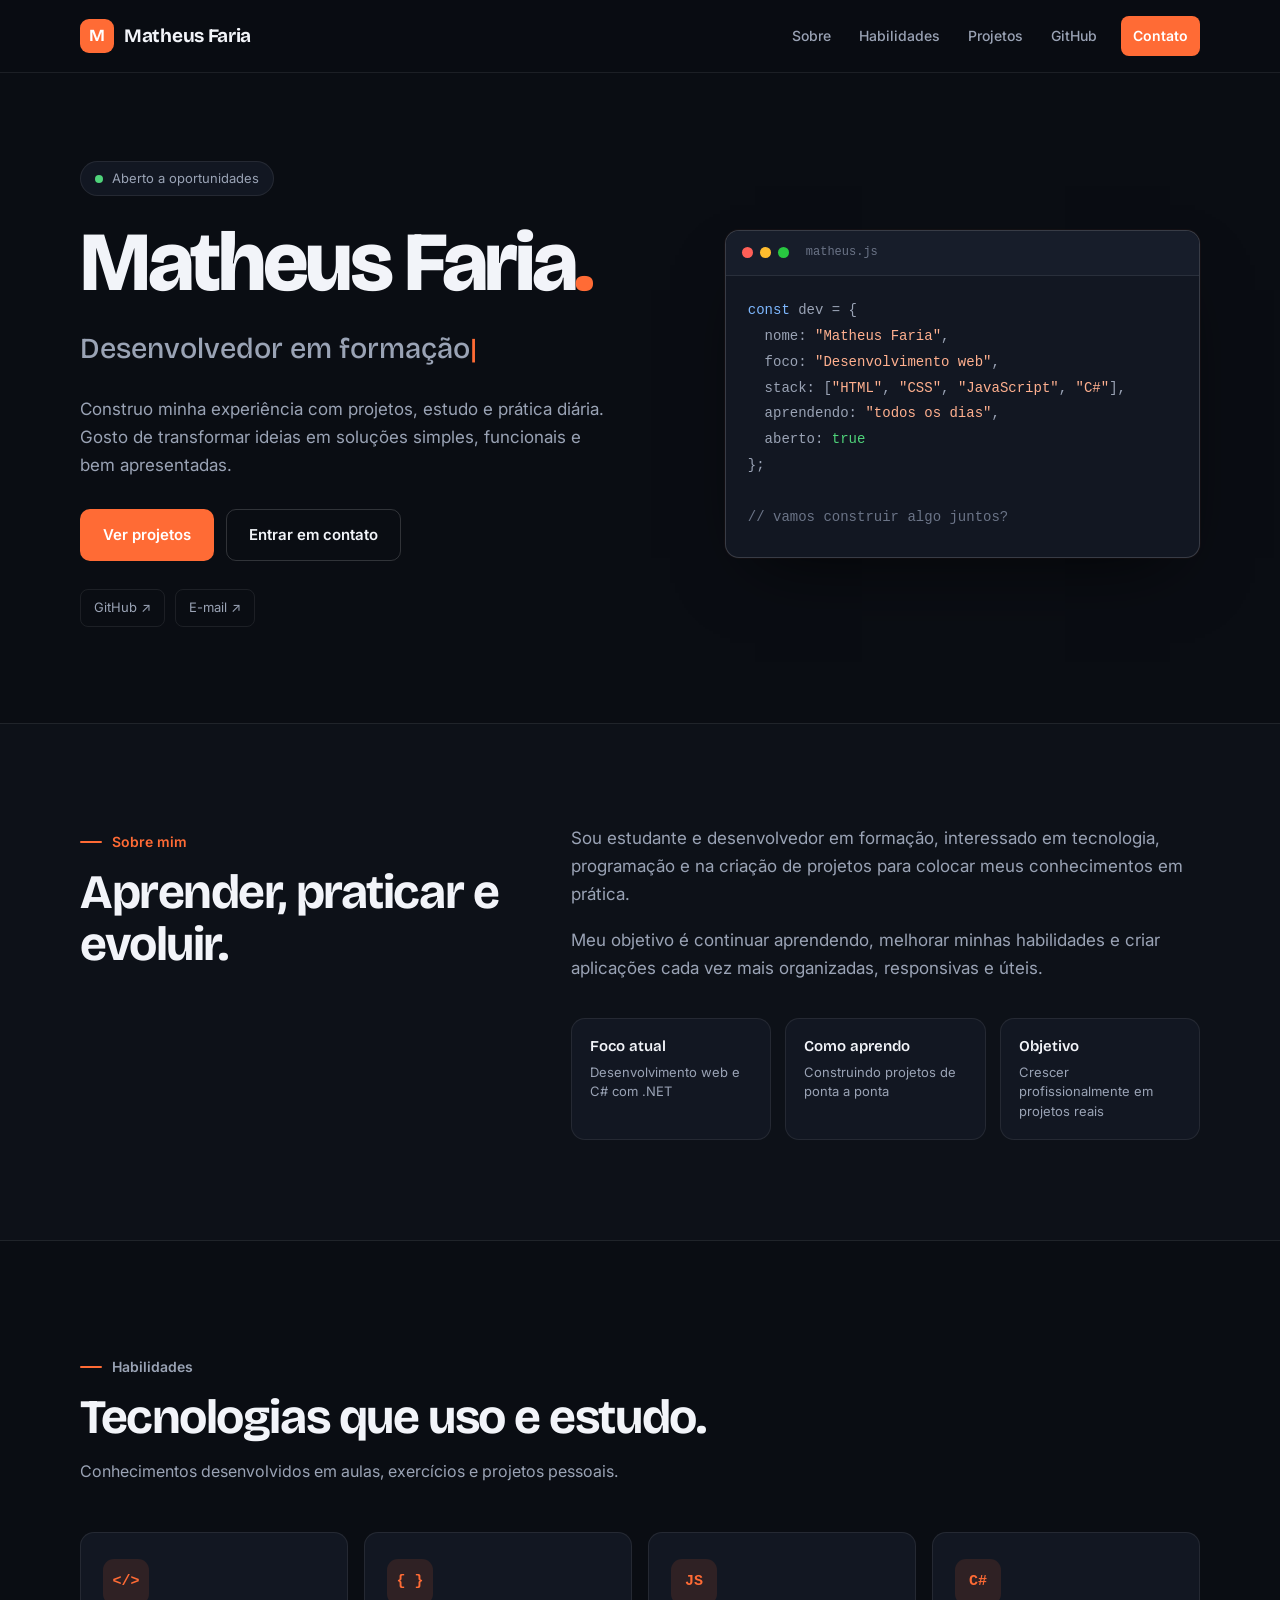
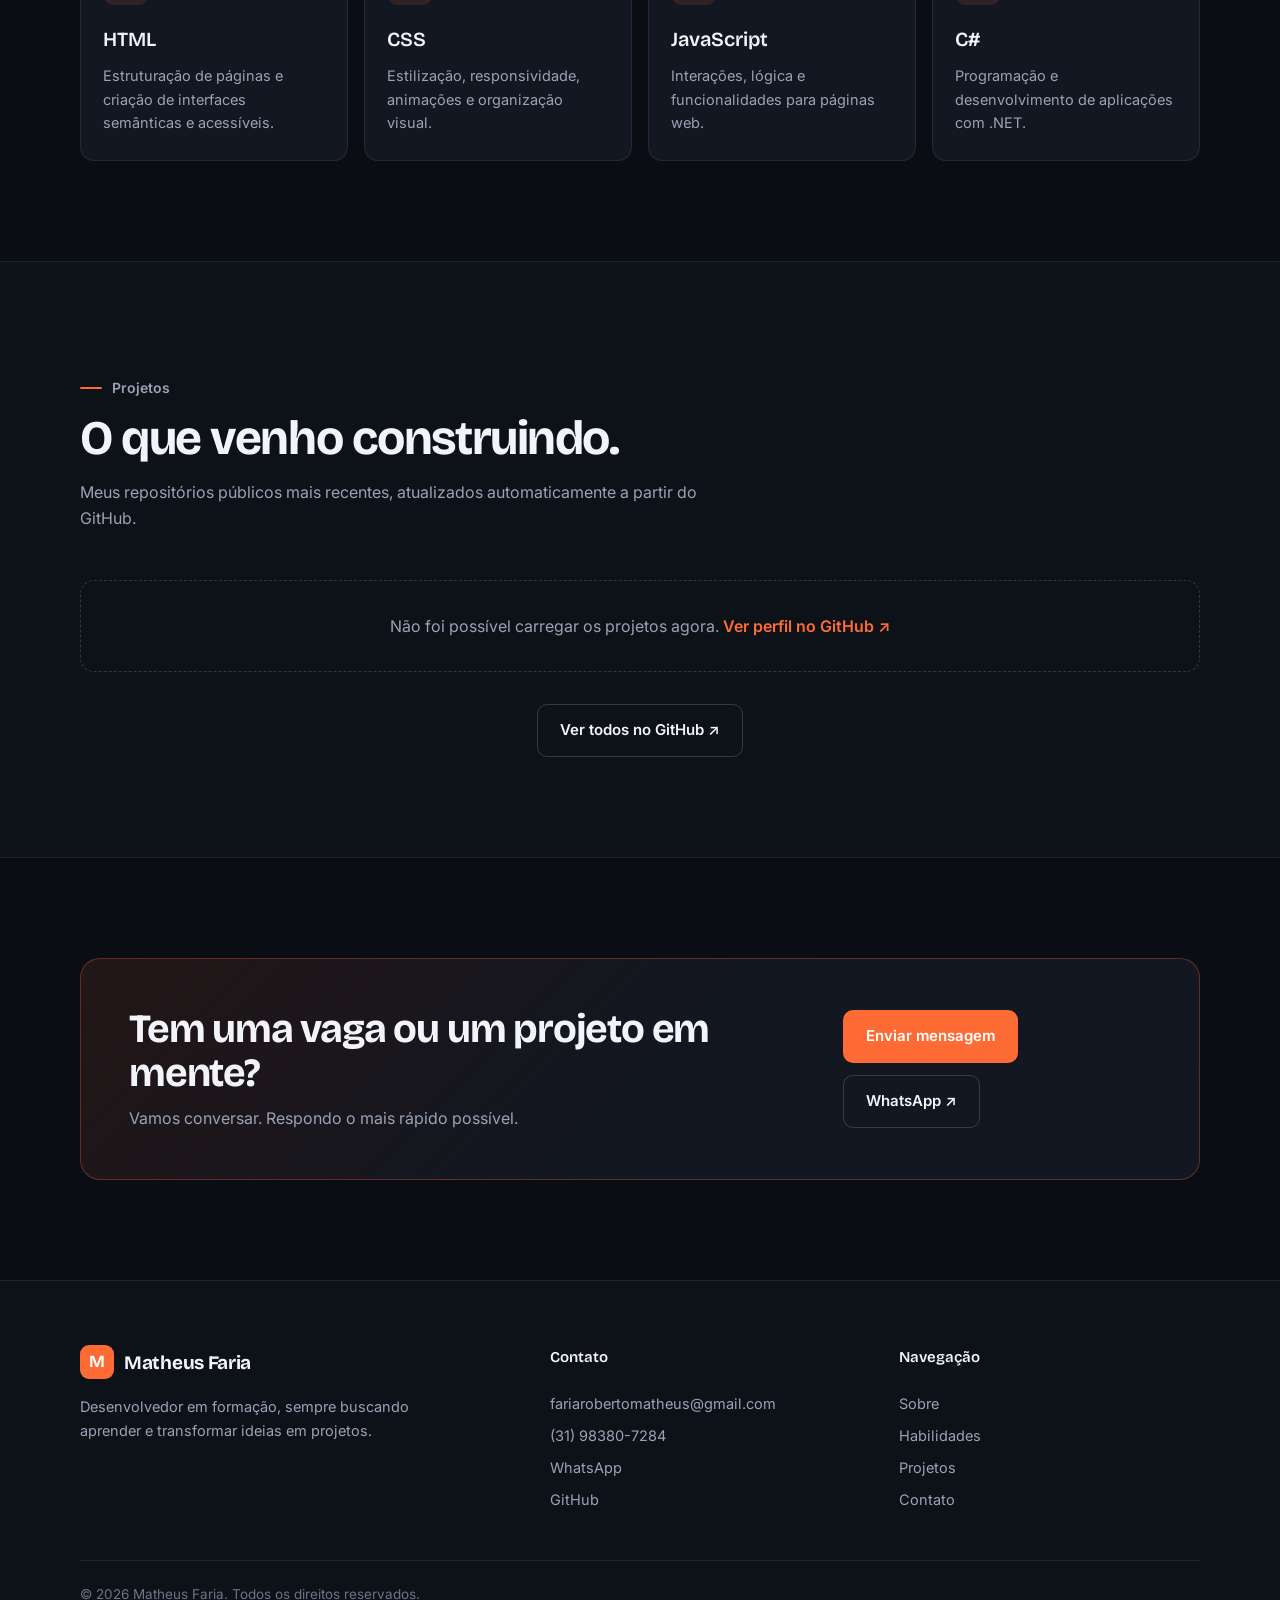
<file: index.html>
<!DOCTYPE html>
<html lang="pt-BR">
<head>
  <meta charset="UTF-8">
  <meta name="viewport" content="width=device-width, initial-scale=1.0">
  <title>Matheus Faria | Desenvolvedor em formação — Portfólio</title>
  <meta name="description" content="Portfólio de Matheus Faria, desenvolvedor em formação com projetos em HTML, CSS, JavaScript e C#. Veja meus trabalhos e entre em contato.">
  <meta name="author" content="Matheus Faria">
  <meta name="theme-color" content="#0a0d13">
  <meta name="color-scheme" content="dark">
  <meta property="og:type" content="website">
  <meta property="og:locale" content="pt_BR">
  <meta property="og:title" content="Matheus Faria | Desenvolvedor em formação">
  <meta property="og:description" content="Projetos, habilidades e contato de Matheus Faria. HTML, CSS, JavaScript e C#.">
  <meta name="twitter:card" content="summary">

  <link rel="icon" href="data:image/svg+xml,%3Csvg xmlns='http://www.w3.org/2000/svg' viewBox='0 0 64 64'%3E%3Crect width='64' height='64' rx='14' fill='%23ff6b35'/%3E%3Ctext x='32' y='44' font-family='Arial' font-size='36' font-weight='800' text-anchor='middle' fill='white'%3EM%3C/text%3E%3C/svg%3E">

  <link rel="preconnect" href="https://fonts.googleapis.com">
  <link rel="preconnect" href="https://fonts.gstatic.com" crossorigin>
  <link href="https://fonts.googleapis.com/css2?family=Bricolage+Grotesque:opsz,wght@12..96,500;12..96,600;12..96,700;12..96,800&family=Inter:wght@400;500;600&display=swap" rel="stylesheet">
  <link rel="stylesheet" href="style.css">

  <script type="application/ld+json">
  {
    "@context": "https://schema.org",
    "@type": "Person",
    "name": "Matheus Faria",
    "jobTitle": "Desenvolvedor em formação",
    "email": "mailto:fariarobertomatheus@gmail.com",
    "telephone": "+55-31-98380-7284",
    "sameAs": ["https://github.com/Faria07022008"]
  }
  </script>
</head>
<body>
  <a class="skip-link" href="#conteudo">Pular para o conteúdo</a>

  <header class="header">
    <nav class="nav container" aria-label="Navegação principal">
      <a class="logo" href="index.html" aria-label="Matheus Faria — início">
        <span>M</span>
        Matheus Faria
      </a>
      <button class="menu-toggle" type="button" aria-label="Abrir menu" aria-expanded="false" aria-controls="menu">
        <span></span><span></span><span></span>
      </button>
      <div class="nav-links" id="menu">
        <a href="#sobre">Sobre</a>
        <a href="#habilidades">Habilidades</a>
        <a href="#projetos">Projetos</a>
        <a href="https://github.com/Faria07022008" target="_blank" rel="noopener noreferrer">GitHub</a>
        <a class="nav-cta" href="contato.html">Contato</a>
      </div>
    </nav>
  </header>

  <main id="conteudo">
    <section class="hero container">
      <div class="hero-copy">
        <span class="status"><i></i> Aberto a oportunidades</span>
        <h1>Matheus Faria<em>.</em></h1>
        <p class="hero-role" aria-live="off">
          <span id="typing" data-words="Desenvolvedor em formação|Foco em desenvolvimento web|Programação em C# e .NET">Desenvolvedor em formação</span><span class="typing-cursor" aria-hidden="true">|</span>
        </p>
        <p class="hero-description">
          Construo minha experiência com projetos, estudo e prática diária.
          Gosto de transformar ideias em soluções simples, funcionais e bem apresentadas.
        </p>
        <div class="hero-buttons">
          <a class="btn primary" href="#projetos">Ver projetos</a>
          <a class="btn secondary" href="contato.html">Entrar em contato</a>
        </div>
        <div class="socials">
          <a href="https://github.com/Faria07022008" target="_blank" rel="noopener noreferrer">GitHub ↗</a>
          <a href="mailto:fariarobertomatheus@gmail.com">E-mail ↗</a>
        </div>
      </div>

      <div class="hero-visual" aria-hidden="true">
        <div class="editor">
          <div class="editor-bar"><i></i><i></i><i></i><span>matheus.js</span></div>
<pre><span class="k">const</span> dev = {
  nome: <span class="s">"Matheus Faria"</span>,
  foco: <span class="s">"Desenvolvimento web"</span>,
  stack: [<span class="s">"HTML"</span>, <span class="s">"CSS"</span>, <span class="s">"JavaScript"</span>, <span class="s">"C#"</span>],
  aprendendo: <span class="s">"todos os dias"</span>,
  aberto: <span class="ok">true</span>
};

<span class="p">// vamos construir algo juntos?</span></pre>
        </div>
      </div>
    </section>

    <section class="section alt" id="sobre">
      <div class="container about-grid">
        <div class="reveal">
          <p class="section-label">Sobre mim</p>
          <h2 class="section-title">Aprender, praticar e evoluir.</h2>
        </div>
        <div class="about-copy reveal">
          <p>
            Sou estudante e desenvolvedor em formação, interessado em tecnologia,
            programação e na criação de projetos para colocar meus conhecimentos em prática.
          </p>
          <p>
            Meu objetivo é continuar aprendendo, melhorar minhas habilidades e criar
            aplicações cada vez mais organizadas, responsivas e úteis.
          </p>
          <div class="facts">
            <div class="fact">
              <strong>Foco atual</strong>
              <span>Desenvolvimento web e C# com .NET</span>
            </div>
            <div class="fact">
              <strong>Como aprendo</strong>
              <span>Construindo projetos de ponta a ponta</span>
            </div>
            <div class="fact">
              <strong>Objetivo</strong>
              <span>Crescer profissionalmente em projetos reais</span>
            </div>
          </div>
        </div>
      </div>
    </section>

    <section class="section" id="habilidades">
      <div class="container">
        <div class="section-head reveal">
          <p class="section-label">Habilidades</p>
          <h2 class="section-title">Tecnologias que uso e estudo.</h2>
          <p>Conhecimentos desenvolvidos em aulas, exercícios e projetos pessoais.</p>
        </div>
        <div class="skill-grid">
          <article class="skill-card reveal">
            <div class="skill-icon" aria-hidden="true">&lt;/&gt;</div>
            <h3>HTML</h3>
            <p>Estruturação de páginas e criação de interfaces semânticas e acessíveis.</p>
          </article>
          <article class="skill-card reveal">
            <div class="skill-icon" aria-hidden="true">{ }</div>
            <h3>CSS</h3>
            <p>Estilização, responsividade, animações e organização visual.</p>
          </article>
          <article class="skill-card reveal">
            <div class="skill-icon" aria-hidden="true">JS</div>
            <h3>JavaScript</h3>
            <p>Interações, lógica e funcionalidades para páginas web.</p>
          </article>
          <article class="skill-card reveal">
            <div class="skill-icon" aria-hidden="true">C#</div>
            <h3>C#</h3>
            <p>Programação e desenvolvimento de aplicações com .NET.</p>
          </article>
        </div>
      </div>
    </section>

    <section class="section alt" id="projetos">
      <div class="container">
        <div class="section-head reveal">
          <p class="section-label">Projetos</p>
          <h2 class="section-title">O que venho construindo.</h2>
          <p>Meus repositórios públicos mais recentes, atualizados automaticamente a partir do GitHub.</p>
        </div>
        <div class="project-grid" id="project-grid" aria-live="polite">
          <div class="project-card skeleton" aria-hidden="true"></div>
          <div class="project-card skeleton" aria-hidden="true"></div>
          <div class="project-card skeleton" aria-hidden="true"></div>
        </div>
        <div class="projects-more">
          <a class="btn secondary" href="https://github.com/Faria07022008?tab=repositories" target="_blank" rel="noopener noreferrer">Ver todos no GitHub ↗</a>
        </div>
      </div>
    </section>

    <section class="section">
      <div class="container">
        <div class="contact-box reveal">
          <div>
            <h2>Tem uma vaga ou um projeto em mente?</h2>
            <p>Vamos conversar. Respondo o mais rápido possível.</p>
          </div>
          <div class="contact-actions">
            <a class="btn primary" href="contato.html">Enviar mensagem</a>
            <a class="btn secondary" href="https://wa.me/5531983807284" target="_blank" rel="noopener noreferrer">WhatsApp ↗</a>
          </div>
        </div>
      </div>
    </section>
  </main>

  <footer class="footer">
    <div class="container footer-main">
      <div class="footer-brand">
        <a class="logo" href="index.html"><span>M</span> Matheus Faria</a>
        <p>Desenvolvedor em formação, sempre buscando aprender e transformar ideias em projetos.</p>
      </div>
      <div class="footer-contact">
        <h3>Contato</h3>
        <a href="mailto:fariarobertomatheus@gmail.com">fariarobertomatheus@gmail.com</a>
        <a href="tel:+5531983807284">(31) 98380-7284</a>
        <a href="https://wa.me/5531983807284" target="_blank" rel="noopener noreferrer">WhatsApp</a>
        <a href="https://github.com/Faria07022008" target="_blank" rel="noopener noreferrer">GitHub</a>
      </div>
      <div class="footer-navigation">
        <h3>Navegação</h3>
        <a href="#sobre">Sobre</a>
        <a href="#habilidades">Habilidades</a>
        <a href="#projetos">Projetos</a>
        <a href="contato.html">Contato</a>
      </div>
    </div>
    <div class="container footer-bottom">
      <span>© <span id="year">2026</span> Matheus Faria. Todos os direitos reservados.</span>
    </div>
  </footer>

  <script src="script.js" defer></script>
</body>
</html>
</file>
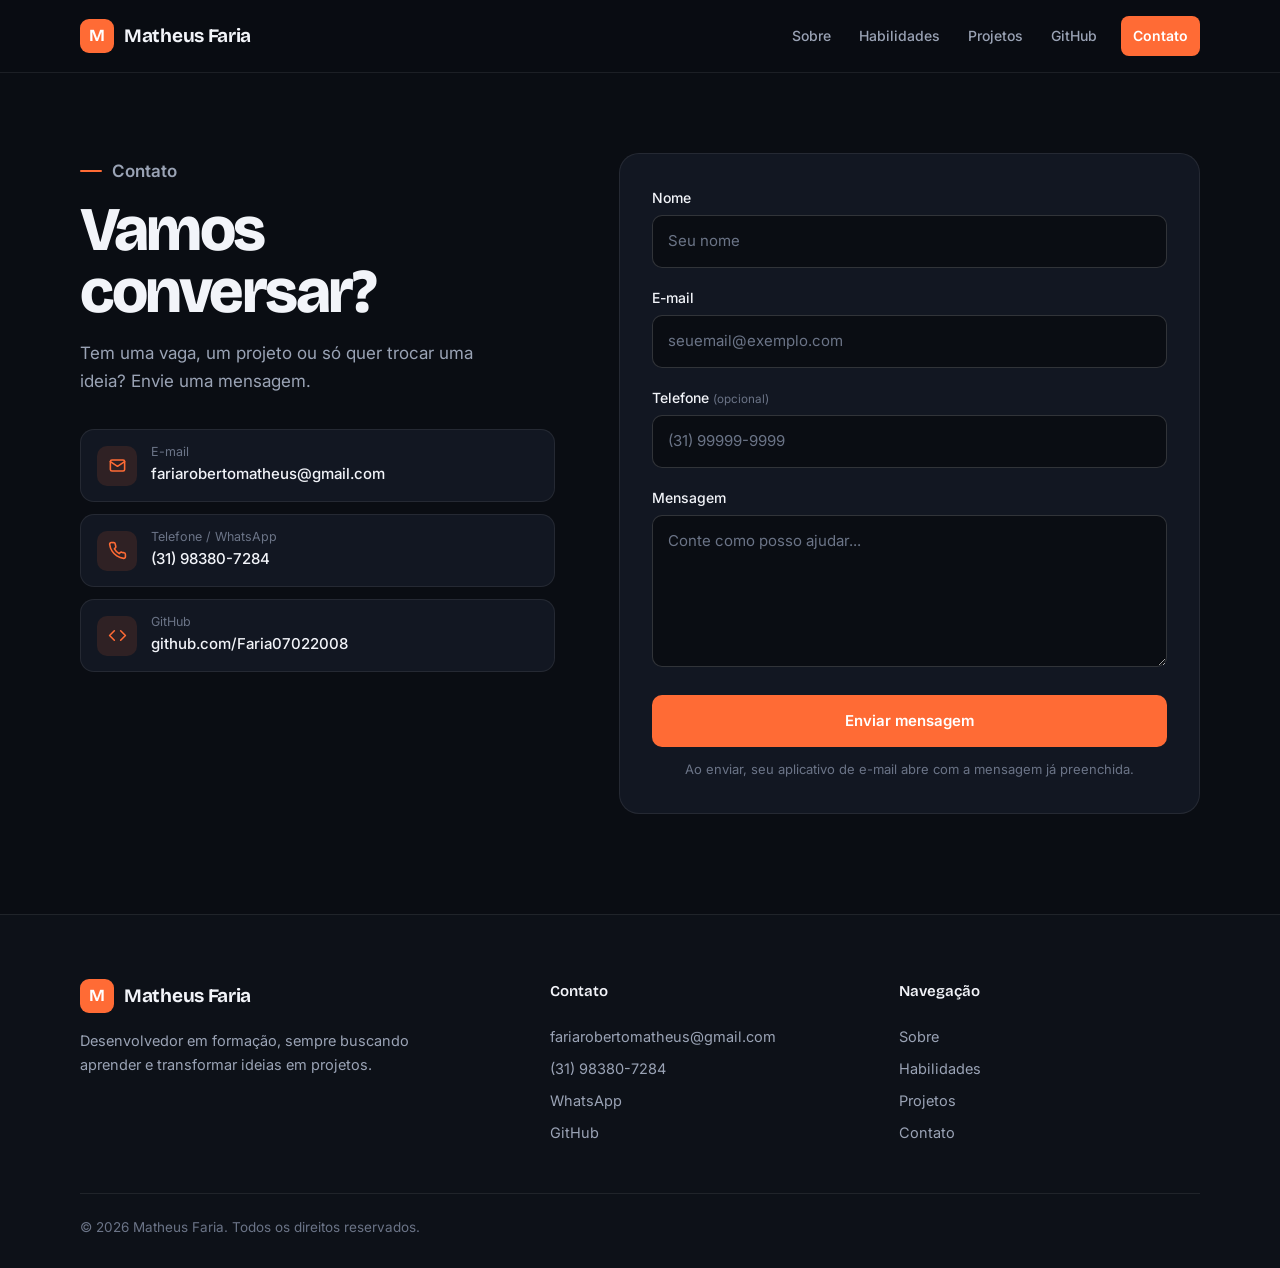
<file: contato.html>
<!DOCTYPE html>
<html lang="pt-BR">
<head>
  <meta charset="UTF-8">
  <meta name="viewport" content="width=device-width, initial-scale=1.0">
  <title>Contato | Matheus Faria</title>
  <meta name="description" content="Entre em contato com Matheus Faria, desenvolvedor em formação. Envie uma mensagem por e-mail, telefone ou WhatsApp.">
  <meta name="author" content="Matheus Faria">
  <meta name="theme-color" content="#0a0d13">
  <meta name="color-scheme" content="dark">
  <meta property="og:type" content="website">
  <meta property="og:locale" content="pt_BR">
  <meta property="og:title" content="Contato | Matheus Faria">
  <meta property="og:description" content="Vamos conversar? Envie uma mensagem para Matheus Faria.">

  <link rel="icon" href="data:image/svg+xml,%3Csvg xmlns='http://www.w3.org/2000/svg' viewBox='0 0 64 64'%3E%3Crect width='64' height='64' rx='14' fill='%23ff6b35'/%3E%3Ctext x='32' y='44' font-family='Arial' font-size='36' font-weight='800' text-anchor='middle' fill='white'%3EM%3C/text%3E%3C/svg%3E">

  <link rel="preconnect" href="https://fonts.googleapis.com">
  <link rel="preconnect" href="https://fonts.gstatic.com" crossorigin>
  <link href="https://fonts.googleapis.com/css2?family=Bricolage+Grotesque:opsz,wght@12..96,500;12..96,600;12..96,700;12..96,800&family=Inter:wght@400;500;600&display=swap" rel="stylesheet">
  <link rel="stylesheet" href="style.css">
</head>
<body>
  <a class="skip-link" href="#conteudo">Pular para o conteúdo</a>

  <header class="header">
    <nav class="nav container" aria-label="Navegação principal">
      <a class="logo" href="index.html" aria-label="Matheus Faria — início">
        <span>M</span>
        Matheus Faria
      </a>
      <button class="menu-toggle" type="button" aria-label="Abrir menu" aria-expanded="false" aria-controls="menu">
        <span></span><span></span><span></span>
      </button>
      <div class="nav-links" id="menu">
        <a href="index.html#sobre">Sobre</a>
        <a href="index.html#habilidades">Habilidades</a>
        <a href="index.html#projetos">Projetos</a>
        <a href="https://github.com/Faria07022008" target="_blank" rel="noopener noreferrer">GitHub</a>
        <a class="nav-cta" href="contato.html" aria-current="page">Contato</a>
      </div>
    </nav>
  </header>

  <main id="conteudo">
    <section class="contact-page container">
      <div class="contact-intro reveal">
        <p class="section-label">Contato</p>
        <h1>Vamos conversar?</h1>
        <p>Tem uma vaga, um projeto ou só quer trocar uma ideia? Envie uma mensagem.</p>

        <div class="contact-details">
          <div class="detail">
            <span aria-hidden="true">
              <svg viewBox="0 0 24 24" fill="none" stroke="currentColor" stroke-width="2" stroke-linecap="round" stroke-linejoin="round"><rect x="3" y="5" width="18" height="14" rx="2"/><path d="m3 7 9 6 9-6"/></svg>
            </span>
            <div><small>E-mail</small><a href="mailto:fariarobertomatheus@gmail.com">fariarobertomatheus@gmail.com</a></div>
          </div>
          <div class="detail">
            <span aria-hidden="true">
              <svg viewBox="0 0 24 24" fill="none" stroke="currentColor" stroke-width="2" stroke-linecap="round" stroke-linejoin="round"><path d="M22 16.9v3a2 2 0 0 1-2.2 2 19.8 19.8 0 0 1-8.6-3.1 19.5 19.5 0 0 1-6-6A19.8 19.8 0 0 1 2.1 4.2 2 2 0 0 1 4.1 2h3a2 2 0 0 1 2 1.7c.1 1 .4 1.9.7 2.8a2 2 0 0 1-.5 2.1L8.1 9.9a16 16 0 0 0 6 6l1.3-1.3a2 2 0 0 1 2.1-.4c.9.3 1.8.6 2.8.7a2 2 0 0 1 1.7 2z"/></svg>
            </span>
            <div><small>Telefone / WhatsApp</small><a href="https://wa.me/5531983807284" target="_blank" rel="noopener noreferrer">(31) 98380-7284</a></div>
          </div>
          <div class="detail">
            <span aria-hidden="true">
              <svg viewBox="0 0 24 24" fill="none" stroke="currentColor" stroke-width="2" stroke-linecap="round" stroke-linejoin="round"><path d="m16 18 6-6-6-6"/><path d="m8 6-6 6 6 6"/></svg>
            </span>
            <div><small>GitHub</small><a href="https://github.com/Faria07022008" target="_blank" rel="noopener noreferrer">github.com/Faria07022008</a></div>
          </div>
        </div>
      </div>

      <div class="form-card reveal">
        <form id="contact-form" novalidate>
          <label for="nome">Nome</label>
          <input id="nome" name="nome" type="text" placeholder="Seu nome" autocomplete="name" required>

          <label for="email">E-mail</label>
          <input id="email" name="email" type="email" placeholder="seuemail@exemplo.com" autocomplete="email" required>

          <label for="telefone">Telefone <small>(opcional)</small></label>
          <input id="telefone" name="telefone" type="tel" placeholder="(31) 99999-9999" autocomplete="tel">

          <label for="mensagem">Mensagem</label>
          <textarea id="mensagem" name="mensagem" rows="5" placeholder="Conte como posso ajudar..." required></textarea>

          <button class="btn primary submit-btn" type="submit">Enviar mensagem</button>
          <p class="form-note" id="form-note">Ao enviar, seu aplicativo de e-mail abre com a mensagem já preenchida.</p>
        </form>
      </div>
    </section>
  </main>

  <footer class="footer">
    <div class="container footer-main">
      <div class="footer-brand">
        <a class="logo" href="index.html"><span>M</span> Matheus Faria</a>
        <p>Desenvolvedor em formação, sempre buscando aprender e transformar ideias em projetos.</p>
      </div>
      <div class="footer-contact">
        <h3>Contato</h3>
        <a href="mailto:fariarobertomatheus@gmail.com">fariarobertomatheus@gmail.com</a>
        <a href="tel:+5531983807284">(31) 98380-7284</a>
        <a href="https://wa.me/5531983807284" target="_blank" rel="noopener noreferrer">WhatsApp</a>
        <a href="https://github.com/Faria07022008" target="_blank" rel="noopener noreferrer">GitHub</a>
      </div>
      <div class="footer-navigation">
        <h3>Navegação</h3>
        <a href="index.html#sobre">Sobre</a>
        <a href="index.html#habilidades">Habilidades</a>
        <a href="index.html#projetos">Projetos</a>
        <a href="contato.html">Contato</a>
      </div>
    </div>
    <div class="container footer-bottom">
      <span>© <span id="year">2026</span> Matheus Faria. Todos os direitos reservados.</span>
    </div>
  </footer>

  <script src="script.js" defer></script>
</body>
</html>
</file>
<file: style.css>
*,
*::before,
*::after {
  margin: 0;
  padding: 0;
  box-sizing: border-box;
}

:root {
  --bg: #0a0d13;
  --bg-alt: #0d1118;
  --surface: #121722;
  --surface-2: #171d2a;
  --text: #f2f4f9;
  --muted: #9aa3b5;
  --faint: #6b7487;
  --accent: #ff6b35;
  --accent-soft: rgba(255, 107, 53, 0.12);
  --accent-hover: #ff8456;
  --green: #4fd37a;
  --border: rgba(255, 255, 255, 0.08);
  --border-strong: rgba(255, 255, 255, 0.16);
  --radius: 14px;
  --radius-sm: 8px;
  --max: 1120px;
  --font-display: "Bricolage Grotesque", "Inter", system-ui, sans-serif;
  --font-body: "Inter", system-ui, -apple-system, "Segoe UI", sans-serif;
  --font-mono: ui-monospace, "SF Mono", "JetBrains Mono", Menlo, Consolas, monospace;
}

html {
  scroll-behavior: smooth;
  scroll-padding-top: 90px;
  -webkit-text-size-adjust: 100%;
}

body {
  min-height: 100vh;
  font-family: var(--font-body);
  background: var(--bg);
  color: var(--text);
  line-height: 1.65;
  overflow-x: hidden;
  -webkit-font-smoothing: antialiased;
}

a {
  color: inherit;
  text-decoration: none;
}

img {
  max-width: 100%;
  display: block;
}

button,
input,
textarea {
  font: inherit;
  color: inherit;
}

:focus-visible {
  outline: 2px solid var(--accent);
  outline-offset: 3px;
  border-radius: 6px;
}

.container {
  width: min(var(--max), calc(100% - 40px));
  margin: 0 auto;
}

.skip-link {
  position: absolute;
  left: 16px;
  top: -60px;
  z-index: 100;
  padding: 10px 16px;
  background: var(--accent);
  color: #fff;
  border-radius: var(--radius-sm);
  font-weight: 600;
  transition: top 0.2s;
}

.skip-link:focus {
  top: 12px;
}

.header {
  position: sticky;
  top: 0;
  z-index: 50;
  background: rgba(10, 13, 19, 0.82);
  backdrop-filter: blur(14px);
  -webkit-backdrop-filter: blur(14px);
  border-bottom: 1px solid var(--border);
}

.nav {
  min-height: 72px;
  display: flex;
  align-items: center;
  gap: 28px;
}

.logo {
  display: flex;
  align-items: center;
  margin-right: auto;
  font-family: var(--font-display);
  font-size: 19px;
  font-weight: 700;
  letter-spacing: -0.3px;
  white-space: nowrap;
}

.logo span {
  width: 34px;
  height: 34px;
  display: grid;
  place-items: center;
  margin-right: 10px;
  border-radius: 9px;
  background: var(--accent);
  color: #fff;
  font-size: 17px;
}

.nav-links {
  display: flex;
  align-items: center;
  gap: 4px;
  font-size: 14px;
  font-weight: 500;
}

.nav-links a {
  padding: 8px 12px;
  border-radius: 8px;
  color: var(--muted);
  transition: color 0.2s, background 0.2s;
}

.nav-links a:hover,
.nav-links a.active {
  color: var(--text);
  background: var(--surface);
}

.nav-links a.nav-cta {
  margin-left: 8px;
  color: #fff;
  background: var(--accent);
  font-weight: 600;
}

.nav-links a.nav-cta:hover {
  background: var(--accent-hover);
}

.menu-toggle {
  display: none;
  width: 42px;
  height: 42px;
  align-items: center;
  justify-content: center;
  flex-direction: column;
  gap: 5px;
  margin-left: auto;
  border: 1px solid var(--border);
  border-radius: 10px;
  background: var(--surface);
  cursor: pointer;
}

.menu-toggle span {
  display: block;
  width: 20px;
  height: 2px;
  border-radius: 2px;
  background: currentColor;
  transition: transform 0.25s ease, opacity 0.2s ease;
}

.menu-toggle.open span:nth-child(1) {
  transform: translateY(7px) rotate(45deg);
}

.menu-toggle.open span:nth-child(2) {
  opacity: 0;
}

.menu-toggle.open span:nth-child(3) {
  transform: translateY(-7px) rotate(-45deg);
}

.btn {
  display: inline-flex;
  align-items: center;
  justify-content: center;
  gap: 8px;
  padding: 13px 22px;
  border: 1px solid transparent;
  border-radius: 10px;
  font-weight: 600;
  font-size: 15px;
  cursor: pointer;
  transition: background 0.2s, border-color 0.2s, color 0.2s, transform 0.2s;
}

.btn.primary {
  background: var(--accent);
  color: #fff;
}

.btn.primary:hover {
  background: var(--accent-hover);
  transform: translateY(-1px);
}

.btn.secondary {
  border-color: var(--border-strong);
  background: transparent;
}

.btn.secondary:hover {
  border-color: var(--accent);
  color: var(--accent);
}

.hero {
  display: grid;
  grid-template-columns: minmax(0, 1.1fr) minmax(0, 0.9fr);
  align-items: center;
  gap: 64px;
  padding: 88px 0 96px;
}

.status {
  display: inline-flex;
  align-items: center;
  gap: 9px;
  margin-bottom: 26px;
  padding: 6px 14px;
  border: 1px solid var(--border);
  border-radius: 100px;
  background: var(--surface);
  color: var(--muted);
  font-size: 13px;
}

.status i {
  width: 8px;
  height: 8px;
  border-radius: 50%;
  background: var(--green);
  box-shadow: 0 0 0 0 rgba(79, 211, 122, 0.6);
  animation: pulse 2.4s ease-out infinite;
}

.hero h1 {
  font-family: var(--font-display);
  font-size: clamp(46px, 7vw, 84px);
  font-weight: 800;
  line-height: 0.98;
  letter-spacing: -0.04em;
}

.hero h1 em {
  font-style: normal;
  color: var(--accent);
}

.hero-role {
  margin-top: 20px;
  min-height: 1.4em;
  font-family: var(--font-display);
  font-size: clamp(21px, 2.8vw, 29px);
  font-weight: 500;
  color: var(--muted);
}

.hero-role strong {
  color: var(--text);
  font-weight: 600;
}

.typing-cursor {
  color: var(--accent);
  animation: blink 0.9s step-end infinite;
}

.hero-description {
  max-width: 540px;
  margin: 22px 0 30px;
  color: var(--muted);
  font-size: 17px;
}

.hero-buttons {
  display: flex;
  flex-wrap: wrap;
  gap: 12px;
}

.socials {
  display: flex;
  flex-wrap: wrap;
  gap: 10px;
  margin-top: 28px;
}

.socials a {
  padding: 7px 13px;
  border: 1px solid var(--border);
  border-radius: 8px;
  color: var(--muted);
  font-size: 13px;
  transition: color 0.2s, border-color 0.2s;
}

.socials a:hover {
  color: var(--accent);
  border-color: var(--accent);
}

.editor {
  border: 1px solid var(--border-strong);
  border-radius: var(--radius);
  background: var(--surface);
  box-shadow: 0 30px 70px -30px rgba(0, 0, 0, 0.7), 0 0 0 1px rgba(255, 107, 53, 0.04);
  overflow: hidden;
  font-family: var(--font-mono);
  font-size: 14px;
}

.editor-bar {
  display: flex;
  align-items: center;
  gap: 7px;
  padding: 12px 16px;
  border-bottom: 1px solid var(--border);
  background: var(--surface-2);
}

.editor-bar i {
  width: 11px;
  height: 11px;
  border-radius: 50%;
  background: #3a4150;
}

.editor-bar i:nth-child(1) { background: #ff5f57; }
.editor-bar i:nth-child(2) { background: #febc2e; }
.editor-bar i:nth-child(3) { background: #28c840; }

.editor-bar span {
  margin-left: 10px;
  color: var(--faint);
  font-size: 12px;
}

.editor pre {
  padding: 22px 22px 26px;
  overflow-x: auto;
  line-height: 1.85;
  color: var(--muted);
}

.editor .k { color: #7eb8ff; }
.editor .s { color: #ffb08f; }
.editor .p { color: var(--faint); }
.editor .ok { color: var(--green); }
.section {
  padding: 100px 0;
}

.section.alt {
  background: var(--bg-alt);
  border-block: 1px solid var(--border);
}

.section-label {
  display: inline-flex;
  align-items: center;
  gap: 10px;
  margin-bottom: 14px;
  color: var(--accent);
  font-size: 14px;
  font-weight: 600;
}

.section-label::before {
  content: "";
  width: 22px;
  height: 2px;
  background: var(--accent);
  border-radius: 2px;
}

.section-title {
  font-family: var(--font-display);
  font-size: clamp(32px, 4.6vw, 48px);
  font-weight: 700;
  line-height: 1.08;
  letter-spacing: -0.03em;
}

.section-head {
  max-width: 640px;
  margin-bottom: 48px;
}

.section-head p {
  margin-top: 14px;
  color: var(--muted);
}

.about-grid {
  display: grid;
  grid-template-columns: 0.8fr 1.2fr;
  gap: 72px;
  align-items: start;
}

.about-copy p {
  color: var(--muted);
  font-size: 17px;
}

.about-copy p + p {
  margin-top: 18px;
}

.facts {
  display: grid;
  grid-template-columns: repeat(3, 1fr);
  gap: 14px;
  margin-top: 36px;
}

.fact {
  padding: 18px;
  border: 1px solid var(--border);
  border-radius: var(--radius);
  background: var(--surface);
}

.fact strong {
  display: block;
  font-family: var(--font-display);
  font-size: 15px;
  font-weight: 600;
  line-height: 1.3;
}

.fact span {
  display: block;
  margin-top: 6px;
  color: var(--muted);
  font-size: 13px;
  line-height: 1.5;
}

.skill-grid {
  display: grid;
  grid-template-columns: repeat(4, 1fr);
  gap: 16px;
}

.skill-card {
  padding: 26px 22px;
  border: 1px solid var(--border);
  border-radius: var(--radius);
  background: var(--surface);
  transition: border-color 0.2s;
}

.skill-card:hover {
  border-color: rgba(255, 107, 53, 0.45);
}

.skill-icon {
  width: 46px;
  height: 46px;
  display: grid;
  place-items: center;
  margin-bottom: 18px;
  border-radius: 11px;
  background: var(--accent-soft);
  color: var(--accent);
  font-family: var(--font-mono);
  font-size: 15px;
  font-weight: 700;
}

.skill-card h3 {
  font-family: var(--font-display);
  font-size: 20px;
  font-weight: 600;
  margin-bottom: 8px;
}

.skill-card p {
  color: var(--muted);
  font-size: 14.5px;
  line-height: 1.6;
}

.project-grid {
  display: grid;
  grid-template-columns: repeat(3, 1fr);
  gap: 16px;
}

.project-card {
  display: flex;
  flex-direction: column;
  gap: 12px;
  padding: 20px;
  border: 1px solid var(--border);
  border-radius: var(--radius);
  background: var(--surface);
  transition: border-color 0.2s, transform 0.2s;
}

.project-card:hover {
  border-color: rgba(255, 107, 53, 0.5);
  transform: translateY(-2px);
}

.project-top {
  display: flex;
  align-items: center;
  justify-content: space-between;
  gap: 10px;
}

.project-icon {
  width: 36px;
  height: 36px;
  display: grid;
  place-items: center;
  border-radius: 9px;
  background: var(--accent-soft);
  color: var(--accent);
}

.project-icon svg {
  width: 18px;
  height: 18px;
}

.project-stars {
  display: inline-flex;
  align-items: center;
  gap: 5px;
  color: var(--faint);
  font-size: 13px;
}

.project-card h3 {
  font-family: var(--font-display);
  font-size: 18px;
  font-weight: 600;
  line-height: 1.25;
  word-break: break-word;
}

.project-card > p {
  display: -webkit-box;
  -webkit-line-clamp: 3;
  -webkit-box-orient: vertical;
  overflow: hidden;
  color: var(--muted);
  font-size: 14px;
  line-height: 1.6;
}

.project-foot {
  display: flex;
  align-items: center;
  justify-content: space-between;
  gap: 10px;
  margin-top: auto;
  padding-top: 14px;
  border-top: 1px solid var(--border);
}

.lang {
  display: inline-flex;
  align-items: center;
  gap: 7px;
  color: var(--muted);
  font-size: 12.5px;
}

.lang i {
  width: 9px;
  height: 9px;
  border-radius: 50%;
  background: var(--lang, var(--faint));
}

.project-links {
  display: flex;
  gap: 6px;
}

.project-links a {
  padding: 5px 11px;
  border: 1px solid var(--border-strong);
  border-radius: 7px;
  color: var(--text);
  font-size: 12.5px;
  font-weight: 500;
  transition: border-color 0.2s, color 0.2s, background 0.2s;
}

.project-links a:hover {
  border-color: var(--accent);
  color: var(--accent);
}

.project-links a.live {
  background: var(--accent);
  border-color: var(--accent);
  color: #fff;
}

.project-links a.live:hover {
  background: var(--accent-hover);
  color: #fff;
}

.project-card.skeleton {
  min-height: 190px;
  background: linear-gradient(100deg, var(--surface) 30%, var(--surface-2) 50%, var(--surface) 70%);
  background-size: 300% 100%;
  animation: shimmer 1.6s linear infinite;
}

.state-card {
  grid-column: 1 / -1;
  padding: 32px;
  border: 1px dashed var(--border-strong);
  border-radius: var(--radius);
  color: var(--muted);
  text-align: center;
}

.state-card a {
  color: var(--accent);
  font-weight: 600;
}

.projects-more {
  margin-top: 32px;
  text-align: center;
}

.contact-box {
  display: flex;
  align-items: center;
  justify-content: space-between;
  gap: 32px;
  padding: 48px;
  border: 1px solid rgba(255, 107, 53, 0.3);
  border-radius: 20px;
  background: linear-gradient(135deg, rgba(255, 107, 53, 0.1), var(--surface) 55%);
}

.contact-box h2 {
  font-family: var(--font-display);
  font-size: clamp(28px, 4vw, 40px);
  font-weight: 700;
  line-height: 1.1;
  letter-spacing: -0.03em;
}

.contact-box p {
  margin-top: 10px;
  color: var(--muted);
}

.contact-actions {
  display: flex;
  flex-wrap: wrap;
  gap: 12px;
}

.contact-page {
  display: grid;
  grid-template-columns: 0.9fr 1.1fr;
  gap: 64px;
  align-items: start;
  padding: 80px 0 100px;
}

.contact-intro h1 {
  font-family: var(--font-display);
  font-size: clamp(38px, 6vw, 62px);
  font-weight: 800;
  line-height: 1;
  letter-spacing: -0.04em;
  margin-bottom: 16px;
}

.contact-intro > p {
  color: var(--muted);
  font-size: 17px;
  max-width: 440px;
}

.contact-details {
  display: grid;
  gap: 12px;
  margin-top: 34px;
}

.detail {
  display: flex;
  align-items: center;
  gap: 14px;
  padding: 14px 16px;
  border: 1px solid var(--border);
  border-radius: var(--radius);
  background: var(--surface);
  transition: border-color 0.2s;
}

.detail:hover {
  border-color: rgba(255, 107, 53, 0.45);
}

.detail > span {
  width: 40px;
  height: 40px;
  flex: none;
  display: grid;
  place-items: center;
  border-radius: 10px;
  background: var(--accent-soft);
  color: var(--accent);
}

.detail svg {
  width: 19px;
  height: 19px;
}

.detail small {
  display: block;
  color: var(--faint);
  font-size: 12.5px;
  line-height: 1.3;
}

.detail a,
.detail strong {
  font-weight: 500;
  font-size: 15px;
  word-break: break-word;
}

.detail a:hover {
  color: var(--accent);
}

.form-card {
  padding: 32px;
  border: 1px solid var(--border);
  border-radius: 20px;
  background: var(--surface);
}

.form-card form {
  display: grid;
  gap: 6px;
}

.form-card label {
  margin-top: 12px;
  font-size: 14px;
  font-weight: 500;
}

.form-card label:first-child {
  margin-top: 0;
}

.form-card label small {
  color: var(--faint);
  font-weight: 400;
}

.form-card input,
.form-card textarea {
  width: 100%;
  padding: 13px 15px;
  border: 1px solid var(--border-strong);
  border-radius: 10px;
  background: var(--bg);
  font-size: 15px;
  transition: border-color 0.2s, box-shadow 0.2s;
}

.form-card input::placeholder,
.form-card textarea::placeholder {
  color: var(--faint);
}

.form-card input:focus,
.form-card textarea:focus {
  outline: none;
  border-color: var(--accent);
  box-shadow: 0 0 0 3px var(--accent-soft);
}

.form-card textarea {
  resize: vertical;
  min-height: 130px;
}

.submit-btn {
  margin-top: 22px;
  width: 100%;
}

.form-note {
  margin-top: 6px;
  color: var(--faint);
  font-size: 13px;
  text-align: center;
}

.footer {
  border-top: 1px solid var(--border);
  background: var(--bg-alt);
}

.footer-main {
  display: grid;
  grid-template-columns: 1.4fr 1fr 1fr;
  gap: 48px;
  padding: 64px 0 48px;
}

.footer-brand p {
  max-width: 340px;
  margin-top: 16px;
  color: var(--muted);
  font-size: 14.5px;
}

.footer h3 {
  margin-bottom: 14px;
  font-family: var(--font-display);
  font-size: 15px;
  font-weight: 600;
}

.footer-contact,
.footer-navigation {
  display: flex;
  flex-direction: column;
  align-items: flex-start;
  gap: 8px;
}

.footer-contact a,
.footer-navigation a {
  color: var(--muted);
  font-size: 14.5px;
  transition: color 0.2s;
}

.footer-contact a:hover,
.footer-navigation a:hover {
  color: var(--accent);
}

.footer-bottom {
  padding: 22px 0 30px;
  border-top: 1px solid var(--border);
  color: var(--faint);
  font-size: 13.5px;
}

.reveal {
  opacity: 0;
  transform: translateY(14px);
  transition: opacity 0.6s ease, transform 0.6s ease;
}

.reveal.visible {
  opacity: 1;
  transform: none;
}

@keyframes blink {
  50% { opacity: 0; }
}

@keyframes pulse {
  70% { box-shadow: 0 0 0 8px rgba(79, 211, 122, 0); }
  100% { box-shadow: 0 0 0 0 rgba(79, 211, 122, 0); }
}

@keyframes shimmer {
  to { background-position: -300% 0; }
}

@media (prefers-reduced-motion: reduce) {
  html { scroll-behavior: auto; }

  *,
  *::before,
  *::after {
    animation: none !important;
    transition: none !important;
  }

  .reveal {
    opacity: 1;
    transform: none;
  }
}

@media (max-width: 980px) {
  .hero {
    grid-template-columns: 1fr;
    gap: 48px;
    padding: 64px 0 72px;
  }

  .about-grid,
  .contact-page {
    grid-template-columns: 1fr;
    gap: 36px;
  }

  .skill-grid {
    grid-template-columns: repeat(2, 1fr);
  }

  .project-grid {
    grid-template-columns: repeat(2, 1fr);
  }

  .footer-main {
    grid-template-columns: 1fr 1fr;
  }

  .footer-brand {
    grid-column: 1 / -1;
  }
}

@media (max-width: 760px) {
  .menu-toggle {
    display: flex;
  }

  .nav {
    flex-wrap: wrap;
    gap: 0;
  }

  .nav-links {
    display: none;
    width: 100%;
    flex-direction: column;
    align-items: stretch;
    gap: 2px;
    padding: 8px 0 18px;
  }

  .nav-links.open {
    display: flex;
  }

  .nav-links a {
    padding: 12px 14px;
  }

  .nav-links a.nav-cta {
    margin: 8px 0 0;
    text-align: center;
  }

  .section {
    padding: 72px 0;
  }

  .facts,
  .skill-grid,
  .project-grid {
    grid-template-columns: 1fr;
  }

  .contact-box {
    flex-direction: column;
    align-items: flex-start;
    padding: 30px 24px;
  }

  .form-card {
    padding: 22px;
  }

  .footer-main {
    grid-template-columns: 1fr;
    gap: 32px;
  }
}
</file>
